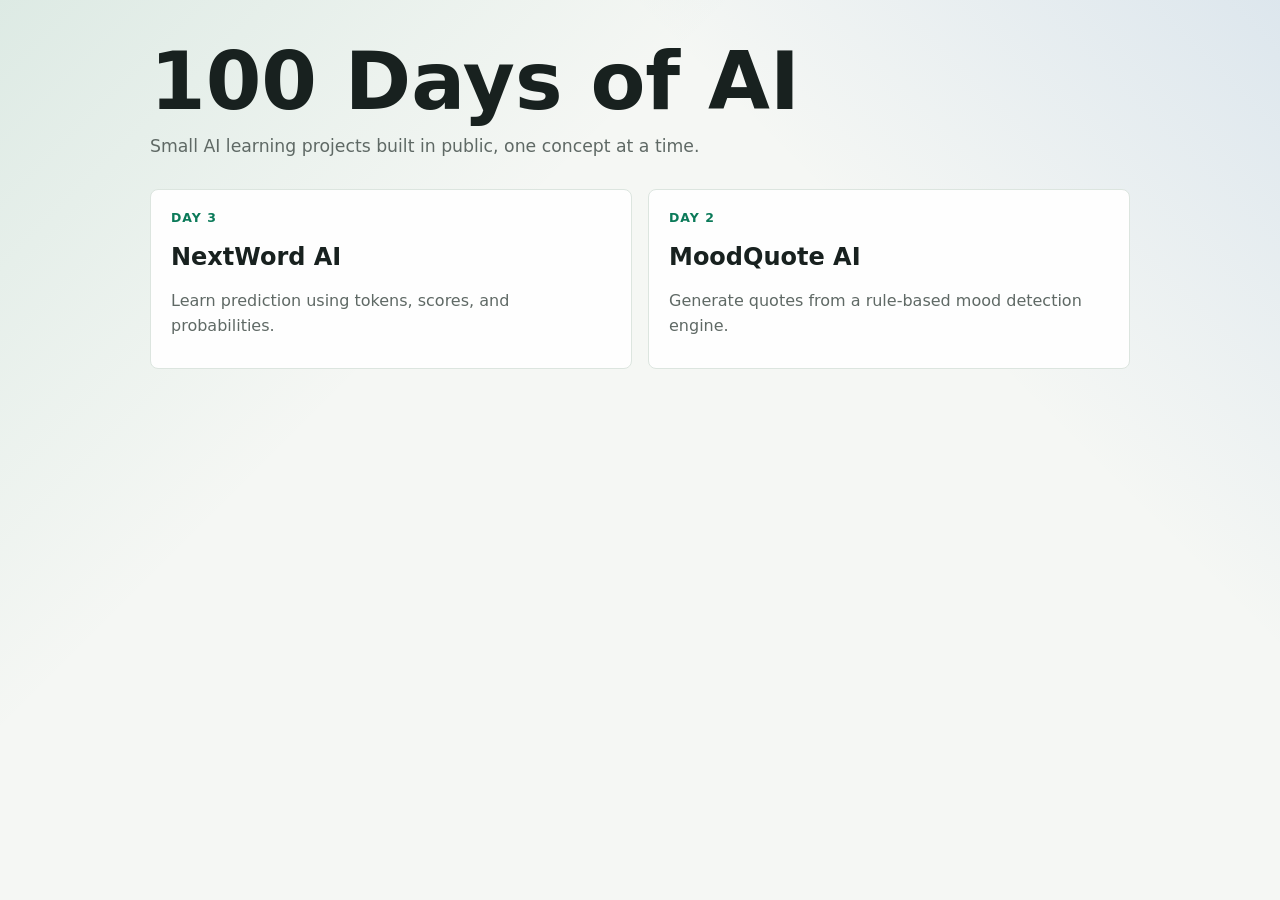
<file: index.html>
<!doctype html>
<html lang="en">
  <head>
    <meta charset="UTF-8" />
    <meta name="viewport" content="width=device-width, initial-scale=1.0" />
    <title>100 Days of AI</title>
    <style>
      :root {
        --ink: #18211f;
        --muted: #5f6965;
        --paper: #f5f7f4;
        --line: #dce5df;
        --green: #0b7a59;
        --blue: #2f6fbd;
      }

      * {
        box-sizing: border-box;
      }

      body {
        margin: 0;
        min-height: 100vh;
        color: var(--ink);
        font-family: Inter, ui-sans-serif, system-ui, -apple-system,
          BlinkMacSystemFont, "Segoe UI", sans-serif;
        background:
          linear-gradient(135deg, rgba(11, 122, 89, 0.1), transparent 34%),
          linear-gradient(225deg, rgba(47, 111, 189, 0.12), transparent 30%),
          var(--paper);
      }

      main {
        width: min(980px, calc(100% - 32px));
        margin: 0 auto;
        padding: 44px 0;
      }

      h1 {
        margin: 0 0 12px;
        font-size: clamp(2.4rem, 7vw, 5rem);
        line-height: 0.95;
      }

      .lede {
        max-width: 680px;
        margin: 0 0 28px;
        color: var(--muted);
        font-size: 1.08rem;
        line-height: 1.65;
      }

      .project-grid {
        display: grid;
        grid-template-columns: repeat(2, minmax(0, 1fr));
        gap: 16px;
      }

      a {
        display: grid;
        gap: 10px;
        min-height: 180px;
        border: 1px solid var(--line);
        border-radius: 8px;
        padding: 20px;
        color: inherit;
        background: rgba(255, 255, 255, 0.94);
        text-decoration: none;
      }

      a:hover,
      a:focus-visible {
        border-color: var(--green);
        outline: none;
      }

      span {
        color: var(--green);
        font-size: 0.78rem;
        font-weight: 850;
        letter-spacing: 0.08em;
        text-transform: uppercase;
      }

      strong {
        font-size: 1.5rem;
      }

      p {
        margin: 0;
        color: var(--muted);
        line-height: 1.55;
      }

      @media (max-width: 720px) {
        .project-grid {
          grid-template-columns: 1fr;
        }
      }
    </style>
  </head>
  <body>
    <main>
      <h1>100 Days of AI</h1>
      <p class="lede">
        Small AI learning projects built in public, one concept at a time.
      </p>

      <section class="project-grid" aria-label="Project list">
        <a href="./day3/">
          <span>Day 3</span>
          <strong>NextWord AI</strong>
          <p>Learn prediction using tokens, scores, and probabilities.</p>
        </a>
        <a href="./day2/">
          <span>Day 2</span>
          <strong>MoodQuote AI</strong>
          <p>Generate quotes from a rule-based mood detection engine.</p>
        </a>
      </section>
    </main>
  </body>
</html>
</file>
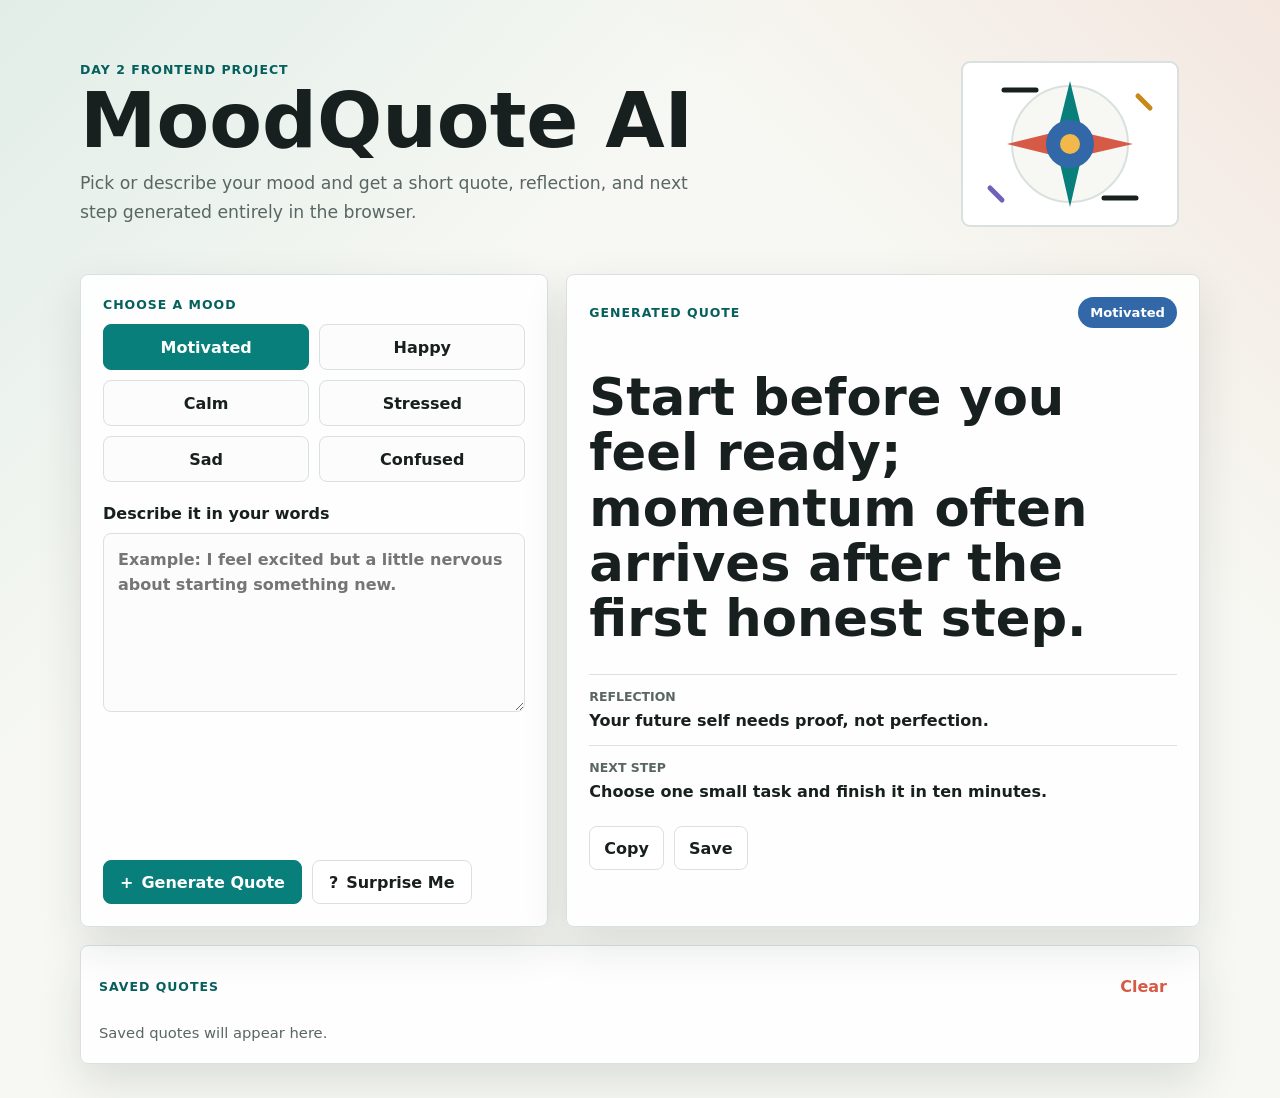
<file: day2/index.html>
<!doctype html>
<html lang="en">
  <head>
    <meta charset="UTF-8" />
    <meta name="viewport" content="width=device-width, initial-scale=1.0" />
    <meta
      name="description"
      content="Day 2 frontend-only mood based AI quote generator."
    />
    <title>MoodQuote AI | Day 2</title>
    <link rel="stylesheet" href="./styles.css" />
  </head>
  <body>
    <main class="app-shell">
      <section class="intro" aria-labelledby="app-title">
        <div class="intro-copy">
          <p class="kicker">Day 2 Frontend Project</p>
          <h1 id="app-title">MoodQuote AI</h1>
          <p class="subtitle">
            Pick or describe your mood and get a short quote, reflection, and
            next step generated entirely in the browser.
          </p>
        </div>
        <img
          class="mood-art"
          src="./assets/mood-compass.svg"
          alt="Abstract mood compass illustration"
          width="260"
          height="220"
        />
      </section>

      <section class="workspace" aria-label="Mood quote generator">
        <form class="control-panel" id="quote-form">
          <div>
            <p class="section-label">Choose a mood</p>
            <div class="mood-grid" id="mood-grid" role="group" aria-label="Mood choices">
              <button class="mood-chip is-active" type="button" data-mood="motivated" aria-pressed="true">
                Motivated
              </button>
              <button class="mood-chip" type="button" data-mood="happy" aria-pressed="false">
                Happy
              </button>
              <button class="mood-chip" type="button" data-mood="calm" aria-pressed="false">
                Calm
              </button>
              <button class="mood-chip" type="button" data-mood="stressed" aria-pressed="false">
                Stressed
              </button>
              <button class="mood-chip" type="button" data-mood="sad" aria-pressed="false">
                Sad
              </button>
              <button class="mood-chip" type="button" data-mood="confused" aria-pressed="false">
                Confused
              </button>
            </div>
          </div>

          <label class="input-label" for="mood-note">
            Describe it in your words
            <textarea
              id="mood-note"
              name="mood-note"
              rows="6"
              maxlength="260"
              placeholder="Example: I feel excited but a little nervous about starting something new."
            ></textarea>
          </label>

          <div class="actions">
            <button class="primary-button" type="submit">
              <span aria-hidden="true">+</span>
              Generate Quote
            </button>
            <button class="secondary-button" type="button" id="surprise-button">
              <span aria-hidden="true">?</span>
              Surprise Me
            </button>
          </div>
        </form>

        <section class="quote-panel" aria-live="polite" aria-labelledby="result-title">
          <div class="result-topline">
            <p class="section-label" id="result-title">Generated quote</p>
            <span class="mood-badge" id="mood-badge">Motivated</span>
          </div>

          <blockquote id="quote-text">
            Start before you feel ready; momentum often arrives after the first
            honest step.
          </blockquote>

          <div class="quote-details">
            <p>
              <span>Reflection</span>
              <strong id="reflection-text">Your future self needs proof, not perfection.</strong>
            </p>
            <p>
              <span>Next step</span>
              <strong id="action-text">Choose one small task and finish it in ten minutes.</strong>
            </p>
          </div>

          <div class="result-actions">
            <button class="icon-button" type="button" id="copy-button" title="Copy quote">
              Copy
            </button>
            <button class="icon-button" type="button" id="save-button" title="Save quote">
              Save
            </button>
          </div>

          <p class="status-message" id="status-message" role="status"></p>
        </section>
      </section>

      <section class="history-section" aria-labelledby="history-title">
        <div class="history-header">
          <p class="section-label" id="history-title">Saved quotes</p>
          <button class="text-button" type="button" id="clear-history">Clear</button>
        </div>
        <div class="history-list" id="history-list">
          <p class="empty-state">Saved quotes will appear here.</p>
        </div>
      </section>
    </main>

    <script src="./script.js"></script>
  </body>
</html>
</file>
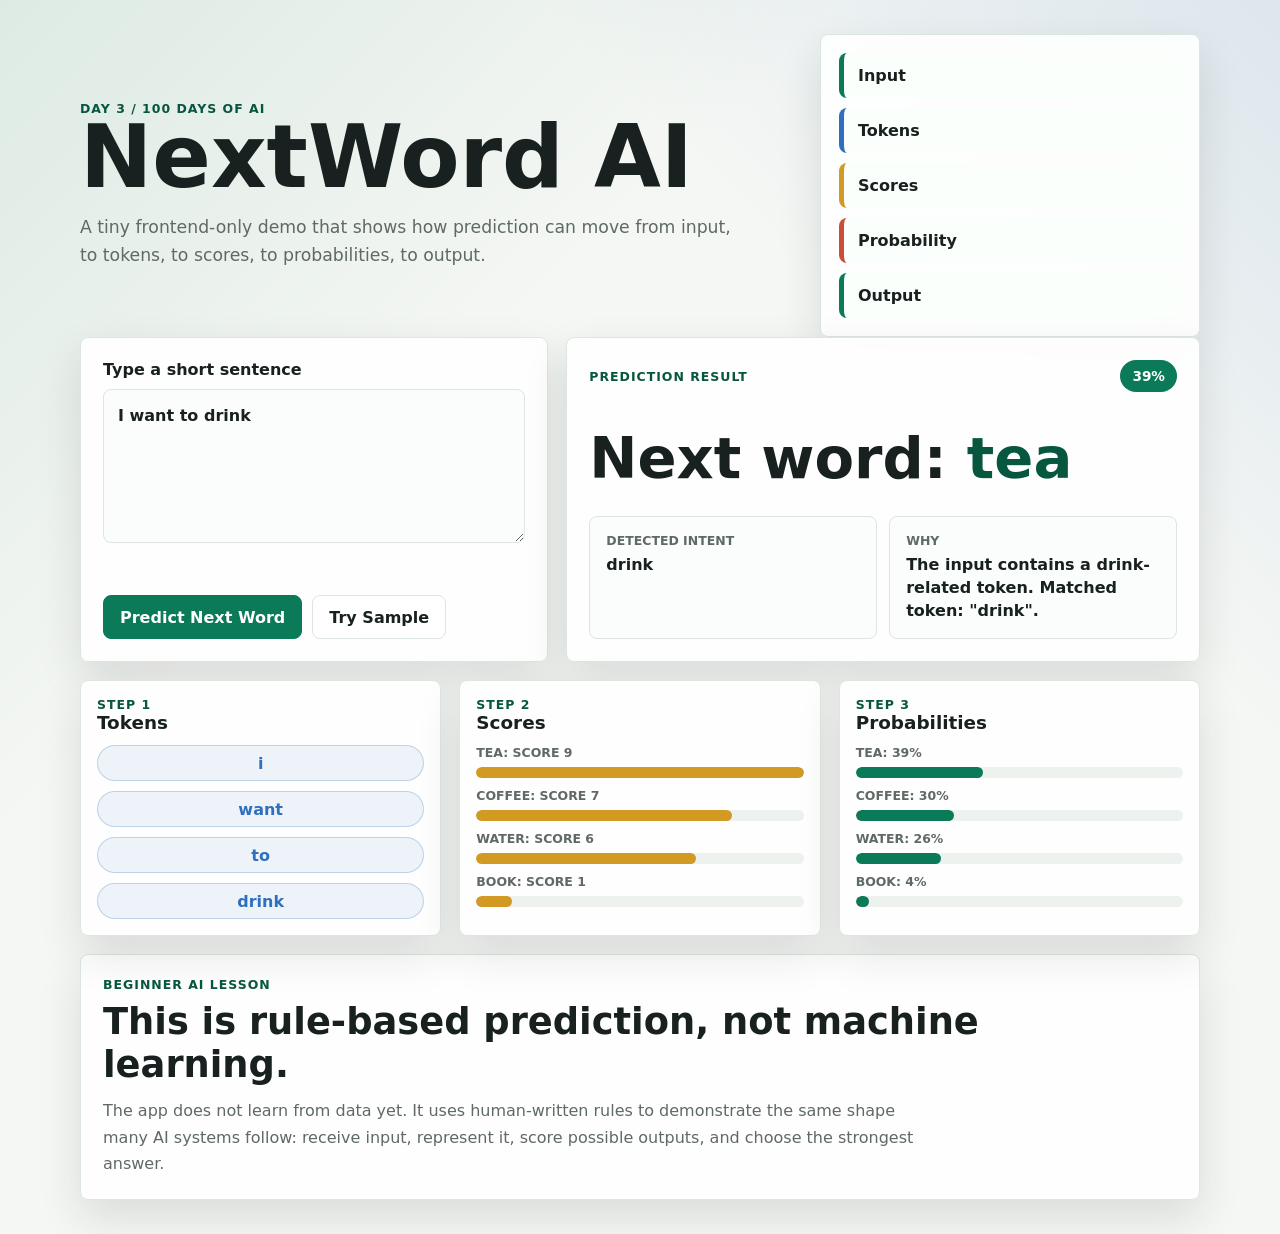
<file: day3/index.html>
<!doctype html>
<html lang="en">
  <head>
    <meta charset="UTF-8" />
    <meta name="viewport" content="width=device-width, initial-scale=1.0" />
    <meta
      name="description"
      content="Day 3 frontend-only AI next word predictor demo."
    />
    <title>NextWord AI | Day 3</title>
    <link rel="stylesheet" href="./styles.css" />
  </head>
  <body>
    <main class="app-shell">
      <section class="hero" aria-labelledby="page-title">
        <div class="hero-copy">
          <p class="eyebrow">Day 3 / 100 Days of AI</p>
          <h1 id="page-title">NextWord AI</h1>
          <p class="lede">
            A tiny frontend-only demo that shows how prediction can move from
            input, to tokens, to scores, to probabilities, to output.
          </p>
        </div>
        <div class="pipeline-card" aria-label="AI prediction pipeline">
          <span>Input</span>
          <span>Tokens</span>
          <span>Scores</span>
          <span>Probability</span>
          <span>Output</span>
        </div>
      </section>

      <section class="workspace" aria-label="Next word predictor">
        <form class="predictor-panel" id="predictor-form">
          <label for="sentence-input">
            Type a short sentence
            <textarea
              id="sentence-input"
              rows="5"
              maxlength="180"
              placeholder="Example: I want to drink"
            >I want to drink</textarea>
          </label>

          <div class="button-row">
            <button class="primary-button" type="submit">Predict Next Word</button>
            <button class="secondary-button" type="button" id="sample-button">
              Try Sample
            </button>
          </div>
        </form>

        <section class="result-panel" aria-live="polite" aria-labelledby="result-heading">
          <div class="result-header">
            <p class="eyebrow" id="result-heading">Prediction result</p>
            <span class="confidence-badge" id="confidence-badge">45%</span>
          </div>

          <p class="prediction-line">
            Next word:
            <strong id="top-prediction">tea</strong>
          </p>

          <div class="explanation-grid">
            <article>
              <span>Detected intent</span>
              <strong id="intent-text">drink</strong>
            </article>
            <article>
              <span>Why</span>
              <strong id="why-text">The input contains the token "drink".</strong>
            </article>
          </div>
        </section>
      </section>

      <section class="technical-view" aria-label="Technical breakdown">
        <article class="technical-block">
          <p class="eyebrow">Step 1</p>
          <h2>Tokens</h2>
          <div class="token-list" id="token-list"></div>
        </article>

        <article class="technical-block">
          <p class="eyebrow">Step 2</p>
          <h2>Scores</h2>
          <div class="score-list" id="score-list"></div>
        </article>

        <article class="technical-block">
          <p class="eyebrow">Step 3</p>
          <h2>Probabilities</h2>
          <div class="probability-list" id="probability-list"></div>
        </article>
      </section>

      <section class="lesson-band" aria-labelledby="lesson-title">
        <p class="eyebrow">Beginner AI lesson</p>
        <h2 id="lesson-title">This is rule-based prediction, not machine learning.</h2>
        <p>
          The app does not learn from data yet. It uses human-written rules to
          demonstrate the same shape many AI systems follow: receive input,
          represent it, score possible outputs, and choose the strongest answer.
        </p>
      </section>
    </main>

    <script src="./script.js"></script>
  </body>
</html>
</file>
<file: day2/styles.css>
:root {
  --ink: #18201f;
  --muted: #596662;
  --line: #d9e1df;
  --paper: #f7f8f3;
  --panel: #ffffff;
  --teal: #087f7b;
  --teal-dark: #055f5c;
  --coral: #d65a45;
  --sun: #f2b84b;
  --blue: #3268a8;
  --shadow: 0 18px 45px rgba(24, 32, 31, 0.12);
}

* {
  box-sizing: border-box;
}

body {
  margin: 0;
  min-height: 100vh;
  color: var(--ink);
  font-family: Inter, ui-sans-serif, system-ui, -apple-system, BlinkMacSystemFont,
    "Segoe UI", sans-serif;
  background:
    linear-gradient(135deg, rgba(8, 127, 123, 0.09), transparent 34%),
    linear-gradient(225deg, rgba(214, 90, 69, 0.11), transparent 28%),
    var(--paper);
}

button,
textarea {
  font: inherit;
}

button {
  cursor: pointer;
}

.app-shell {
  width: min(1120px, calc(100% - 32px));
  margin: 0 auto;
  padding: 34px 0;
}

.intro {
  display: grid;
  grid-template-columns: minmax(0, 1fr) auto;
  align-items: center;
  gap: 24px;
  min-height: 220px;
}

.intro-copy {
  max-width: 720px;
}

.kicker,
.section-label {
  margin: 0;
  color: var(--teal-dark);
  font-size: 0.78rem;
  font-weight: 800;
  letter-spacing: 0.08em;
  text-transform: uppercase;
}

h1 {
  margin: 8px 0 12px;
  font-size: clamp(2.45rem, 6vw, 5.2rem);
  line-height: 0.95;
  letter-spacing: 0;
}

.subtitle {
  max-width: 620px;
  margin: 0;
  color: var(--muted);
  font-size: 1.08rem;
  line-height: 1.65;
}

.mood-art {
  width: min(260px, 28vw);
  min-width: 160px;
  height: auto;
}

.workspace {
  display: grid;
  grid-template-columns: minmax(300px, 0.85fr) minmax(0, 1.15fr);
  gap: 18px;
  margin-top: 20px;
}

.control-panel,
.quote-panel,
.history-section {
  border: 1px solid var(--line);
  border-radius: 8px;
  background: rgba(255, 255, 255, 0.92);
  box-shadow: var(--shadow);
}

.control-panel,
.quote-panel {
  min-height: 440px;
  padding: 22px;
}

.control-panel {
  display: flex;
  flex-direction: column;
  gap: 22px;
}

.mood-grid {
  display: grid;
  grid-template-columns: repeat(2, minmax(0, 1fr));
  gap: 10px;
  margin-top: 12px;
}

.mood-chip {
  min-height: 46px;
  border: 1px solid var(--line);
  border-radius: 8px;
  color: var(--ink);
  background: #fbfcfb;
  font-weight: 750;
  transition:
    transform 160ms ease,
    border-color 160ms ease,
    background 160ms ease;
}

.mood-chip:hover,
.mood-chip:focus-visible {
  border-color: var(--teal);
  transform: translateY(-1px);
  outline: none;
}

.mood-chip.is-active {
  border-color: var(--teal);
  color: #ffffff;
  background: var(--teal);
}

.input-label {
  display: grid;
  gap: 10px;
  color: var(--ink);
  font-weight: 800;
}

textarea {
  width: 100%;
  resize: vertical;
  min-height: 150px;
  border: 1px solid var(--line);
  border-radius: 8px;
  padding: 14px;
  color: var(--ink);
  background: #fbfcfb;
  line-height: 1.55;
}

textarea:focus {
  border-color: var(--teal);
  outline: 3px solid rgba(8, 127, 123, 0.14);
}

.actions,
.result-actions,
.history-header {
  display: flex;
  align-items: center;
  gap: 10px;
}

.actions {
  flex-wrap: wrap;
  margin-top: auto;
}

.primary-button,
.secondary-button,
.icon-button,
.text-button {
  min-height: 44px;
  border-radius: 8px;
  font-weight: 850;
}

.primary-button,
.secondary-button {
  display: inline-flex;
  align-items: center;
  justify-content: center;
  gap: 8px;
  padding: 0 16px;
}

.primary-button {
  border: 1px solid var(--teal);
  color: #ffffff;
  background: var(--teal);
}

.primary-button:hover,
.primary-button:focus-visible {
  background: var(--teal-dark);
  outline: none;
}

.secondary-button,
.icon-button {
  border: 1px solid var(--line);
  color: var(--ink);
  background: #ffffff;
}

.secondary-button:hover,
.secondary-button:focus-visible,
.icon-button:hover,
.icon-button:focus-visible {
  border-color: var(--coral);
  outline: none;
}

.quote-panel {
  display: flex;
  flex-direction: column;
}

.result-topline {
  display: flex;
  align-items: center;
  justify-content: space-between;
  gap: 12px;
}

.mood-badge {
  border-radius: 999px;
  padding: 8px 12px;
  color: #ffffff;
  background: var(--blue);
  font-size: 0.82rem;
  font-weight: 850;
}

blockquote {
  margin: 42px 0 28px;
  font-size: clamp(1.65rem, 4vw, 3.3rem);
  font-weight: 900;
  line-height: 1.08;
  letter-spacing: 0;
}

.quote-details {
  display: grid;
  gap: 12px;
  margin-top: auto;
}

.quote-details p {
  display: grid;
  gap: 5px;
  margin: 0;
  padding-top: 14px;
  border-top: 1px solid var(--line);
}

.quote-details span {
  color: var(--muted);
  font-size: 0.78rem;
  font-weight: 800;
  text-transform: uppercase;
}

.quote-details strong {
  font-size: 1rem;
  line-height: 1.5;
}

.result-actions {
  margin-top: 22px;
}

.icon-button,
.text-button {
  padding: 0 14px;
}

.status-message {
  min-height: 22px;
  margin: 12px 0 0;
  color: var(--teal-dark);
  font-weight: 750;
}

.history-section {
  margin-top: 18px;
  padding: 18px;
}

.history-header {
  justify-content: space-between;
  margin-bottom: 12px;
}

.text-button {
  border: 0;
  color: var(--coral);
  background: transparent;
}

.text-button:hover,
.text-button:focus-visible {
  color: #a13a2b;
  outline: none;
}

.history-list {
  display: grid;
  grid-template-columns: repeat(3, minmax(0, 1fr));
  gap: 12px;
}

.history-item {
  min-height: 120px;
  border: 1px solid var(--line);
  border-left: 5px solid var(--sun);
  border-radius: 8px;
  padding: 14px;
  background: #ffffff;
}

.history-item p {
  margin: 0 0 12px;
  line-height: 1.45;
  font-weight: 800;
}

.history-item span,
.empty-state {
  color: var(--muted);
  font-size: 0.92rem;
}

.empty-state {
  grid-column: 1 / -1;
  margin: 4px 0;
}

@media (max-width: 820px) {
  .intro,
  .workspace {
    grid-template-columns: 1fr;
  }

  .intro {
    min-height: auto;
  }

  .mood-art {
    justify-self: start;
    width: 190px;
  }

  .history-list {
    grid-template-columns: 1fr;
  }
}

@media (max-width: 520px) {
  .app-shell {
    width: min(100% - 22px, 1120px);
    padding: 22px 0;
  }

  .control-panel,
  .quote-panel,
  .history-section {
    padding: 16px;
  }

  .mood-grid {
    grid-template-columns: 1fr;
  }

  .primary-button,
  .secondary-button {
    width: 100%;
  }

  blockquote {
    margin-top: 30px;
  }
}
</file>
<file: day3/styles.css>
:root {
  --ink: #18211f;
  --muted: #5f6965;
  --paper: #f5f7f4;
  --panel: #ffffff;
  --line: #dce5df;
  --green: #0b7a59;
  --green-dark: #07563f;
  --blue: #2f6fbd;
  --red: #c94f3b;
  --gold: #d29a23;
  --shadow: 0 18px 44px rgba(24, 33, 31, 0.12);
}

* {
  box-sizing: border-box;
}

body {
  margin: 0;
  min-height: 100vh;
  color: var(--ink);
  font-family: Inter, ui-sans-serif, system-ui, -apple-system, BlinkMacSystemFont,
    "Segoe UI", sans-serif;
  background:
    linear-gradient(135deg, rgba(11, 122, 89, 0.1), transparent 34%),
    linear-gradient(225deg, rgba(47, 111, 189, 0.12), transparent 30%),
    var(--paper);
}

button,
textarea {
  font: inherit;
}

button {
  cursor: pointer;
}

.app-shell {
  width: min(1120px, calc(100% - 32px));
  margin: 0 auto;
  padding: 34px 0;
}

.hero {
  display: grid;
  grid-template-columns: minmax(0, 1fr) minmax(280px, 380px);
  align-items: center;
  gap: 22px;
  min-height: 270px;
}

.hero-copy {
  max-width: 720px;
}

.eyebrow {
  margin: 0;
  color: var(--green-dark);
  font-size: 0.78rem;
  font-weight: 850;
  letter-spacing: 0.08em;
  text-transform: uppercase;
}

h1,
h2,
p {
  margin-top: 0;
}

h1 {
  margin-bottom: 14px;
  font-size: clamp(2.65rem, 7vw, 5.4rem);
  line-height: 0.95;
  letter-spacing: 0;
}

h2 {
  margin-bottom: 12px;
  font-size: 1.15rem;
  letter-spacing: 0;
}

.lede {
  max-width: 660px;
  margin-bottom: 0;
  color: var(--muted);
  font-size: 1.08rem;
  line-height: 1.65;
}

.pipeline-card {
  display: grid;
  gap: 10px;
  padding: 18px;
  border: 1px solid var(--line);
  border-radius: 8px;
  background: rgba(255, 255, 255, 0.9);
  box-shadow: var(--shadow);
}

.pipeline-card span {
  display: block;
  border-left: 5px solid var(--green);
  border-radius: 8px;
  padding: 13px 14px;
  background: #fafffc;
  font-weight: 850;
}

.pipeline-card span:nth-child(2) {
  border-left-color: var(--blue);
}

.pipeline-card span:nth-child(3) {
  border-left-color: var(--gold);
}

.pipeline-card span:nth-child(4) {
  border-left-color: var(--red);
}

.workspace {
  display: grid;
  grid-template-columns: minmax(290px, 0.85fr) minmax(0, 1.15fr);
  gap: 18px;
}

.predictor-panel,
.result-panel,
.technical-block,
.lesson-band {
  border: 1px solid var(--line);
  border-radius: 8px;
  background: rgba(255, 255, 255, 0.94);
  box-shadow: var(--shadow);
}

.predictor-panel,
.result-panel {
  min-height: 310px;
  padding: 22px;
}

.predictor-panel {
  display: flex;
  flex-direction: column;
  gap: 18px;
}

label {
  display: grid;
  gap: 10px;
  font-weight: 850;
}

textarea {
  width: 100%;
  min-height: 145px;
  resize: vertical;
  border: 1px solid var(--line);
  border-radius: 8px;
  padding: 14px;
  color: var(--ink);
  background: #fbfdfc;
  line-height: 1.55;
}

textarea:focus {
  border-color: var(--green);
  outline: 3px solid rgba(11, 122, 89, 0.15);
}

.button-row {
  display: flex;
  flex-wrap: wrap;
  gap: 10px;
  margin-top: auto;
}

.primary-button,
.secondary-button {
  min-height: 44px;
  border-radius: 8px;
  padding: 0 16px;
  font-weight: 850;
}

.primary-button {
  border: 1px solid var(--green);
  color: #ffffff;
  background: var(--green);
}

.primary-button:hover,
.primary-button:focus-visible {
  background: var(--green-dark);
  outline: none;
}

.secondary-button {
  border: 1px solid var(--line);
  color: var(--ink);
  background: #ffffff;
}

.secondary-button:hover,
.secondary-button:focus-visible {
  border-color: var(--blue);
  outline: none;
}

.result-panel {
  display: flex;
  flex-direction: column;
}

.result-header {
  display: flex;
  align-items: center;
  justify-content: space-between;
  gap: 12px;
}

.confidence-badge {
  border-radius: 999px;
  padding: 8px 12px;
  color: #ffffff;
  background: var(--green);
  font-size: 0.85rem;
  font-weight: 850;
}

.prediction-line {
  margin: 38px 0 28px;
  font-size: clamp(1.8rem, 5vw, 3.6rem);
  font-weight: 900;
  line-height: 1;
}

.prediction-line strong {
  color: var(--green-dark);
}

.explanation-grid {
  display: grid;
  grid-template-columns: repeat(2, minmax(0, 1fr));
  gap: 12px;
  margin-top: auto;
}

.explanation-grid article,
.technical-block {
  padding: 16px;
}

.explanation-grid article {
  border: 1px solid var(--line);
  border-radius: 8px;
  background: #fbfdfc;
}

.explanation-grid span,
.prediction-row span {
  display: block;
  color: var(--muted);
  font-size: 0.78rem;
  font-weight: 850;
  text-transform: uppercase;
}

.explanation-grid strong {
  display: block;
  margin-top: 5px;
  line-height: 1.45;
}

.technical-view {
  display: grid;
  grid-template-columns: repeat(3, minmax(0, 1fr));
  gap: 18px;
  margin-top: 18px;
}

.token-list,
.score-list,
.probability-list {
  display: grid;
  gap: 10px;
}

.token {
  display: inline-flex;
  align-items: center;
  justify-content: center;
  min-height: 36px;
  border: 1px solid rgba(47, 111, 189, 0.25);
  border-radius: 999px;
  padding: 7px 12px;
  color: var(--blue);
  background: rgba(47, 111, 189, 0.08);
  font-weight: 850;
}

.prediction-row {
  display: grid;
  gap: 7px;
}

.bar {
  height: 11px;
  overflow: hidden;
  border-radius: 999px;
  background: #edf2ef;
}

.bar-fill {
  width: var(--width);
  height: 100%;
  border-radius: inherit;
  background: var(--green);
}

.score-list .bar-fill {
  background: var(--gold);
}

.lesson-band {
  margin-top: 18px;
  padding: 22px;
}

.lesson-band h2 {
  margin-top: 8px;
  font-size: clamp(1.45rem, 3vw, 2.3rem);
}

.lesson-band p:last-child {
  max-width: 840px;
  margin-bottom: 0;
  color: var(--muted);
  line-height: 1.65;
}

@media (max-width: 860px) {
  .hero,
  .workspace,
  .technical-view {
    grid-template-columns: 1fr;
  }

  .hero {
    min-height: auto;
  }
}

@media (max-width: 560px) {
  .app-shell {
    width: min(100% - 22px, 1120px);
    padding: 24px 0;
  }

  .predictor-panel,
  .result-panel,
  .technical-block,
  .lesson-band {
    padding: 16px;
  }

  .button-row,
  .explanation-grid {
    grid-template-columns: 1fr;
  }

  .primary-button,
  .secondary-button {
    width: 100%;
  }
}
</file>
